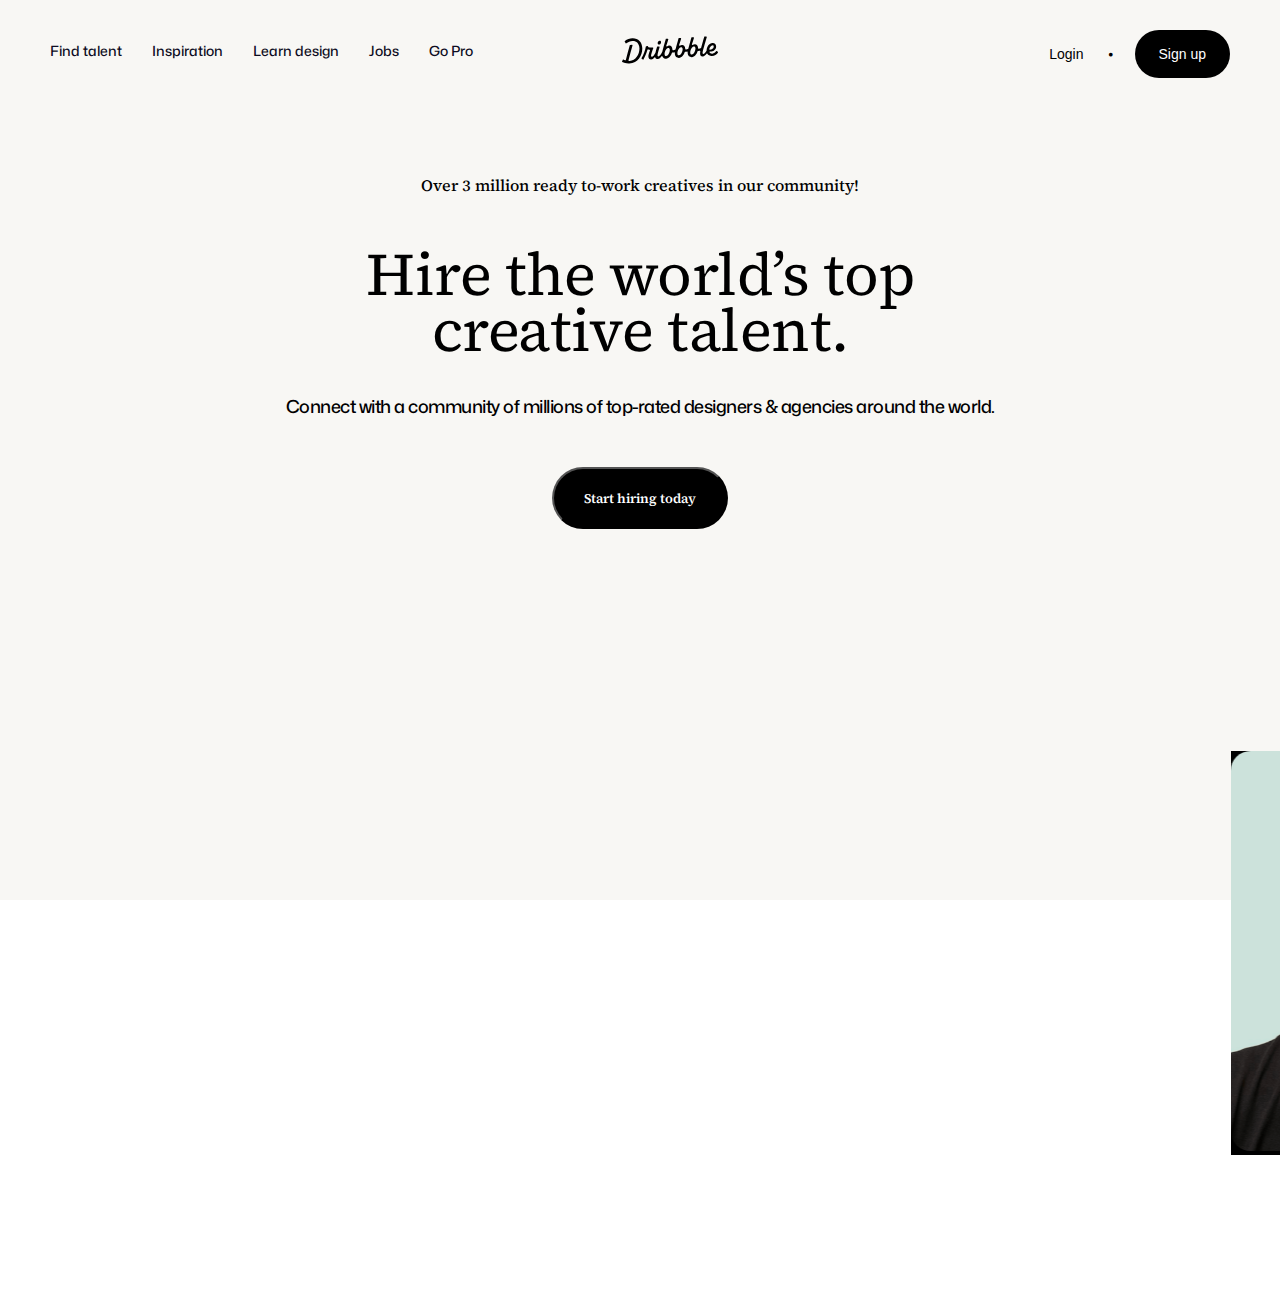
<file: Dribble/index.html>
<!DOCTYPE html>
<html lang="en">

<head>
    <meta charset="UTF-8">
    <meta name="viewport" content="width=device-width, initial-scale=1.0">
    <title>Dribbble - Discover the World’s Top Designers &amp; Creative Professionals</title>
    <link rel="shortcut icon" href="favicon.ico" type="image/x-icon">
    <link rel="stylesheet" href="style.css">
</head>

<body>
    <div id="main">
        <div id="navbar">
            <div id="elements-1">
                <a href="#">Find talent</a><a href="#">Inspiration</a><a href="#">Learn design</a><a href="#">Jobs</a><a
                    href="#">Go Pro</a>
            </div>

            <img src="logo.svg">

            <div id="elements-2">
                <button>Login</button>&bull;
                <button>Sign up</button>
            </div>
        </div>

        <!-- Hero Section -->

        <section class="Hero">

            <div class="hero-container">
                <div class="badge">
                    Over 3 million ready to-work creatives in our community!
                </div>

                <h1>Hire the world’s top creative talent.</h1>

                <p>Connect with a community of millions of top-rated designers & agencies around the world.</p>

                <button id="btn3">Start hiring today</button>

            </div>

            <div id="hero">
                
                <marquee>
                    <div id="assets">
                        <img src="assets/2.png" alt="">

                    </div>
                    <div id="assets">

                        <video autoplay loop muted src="assets/7.mp4" alt="">
                    </div>

                    <div id="assets">
                        <img src="assets/3.png" alt="">

                    </div>

                    <div id="assets">
                        <img src="assets/4.png" alt="">
                    </div>


                    <div id="assets">

                        <img src="assets/5.jpg" alt="">
                    </div>

                    <div id="assets">
                        <img src="assets/6.png" alt="">

                    </div>

                </marquee>
            </div>
        </section>
    </div>
</body>

</html>
</file>
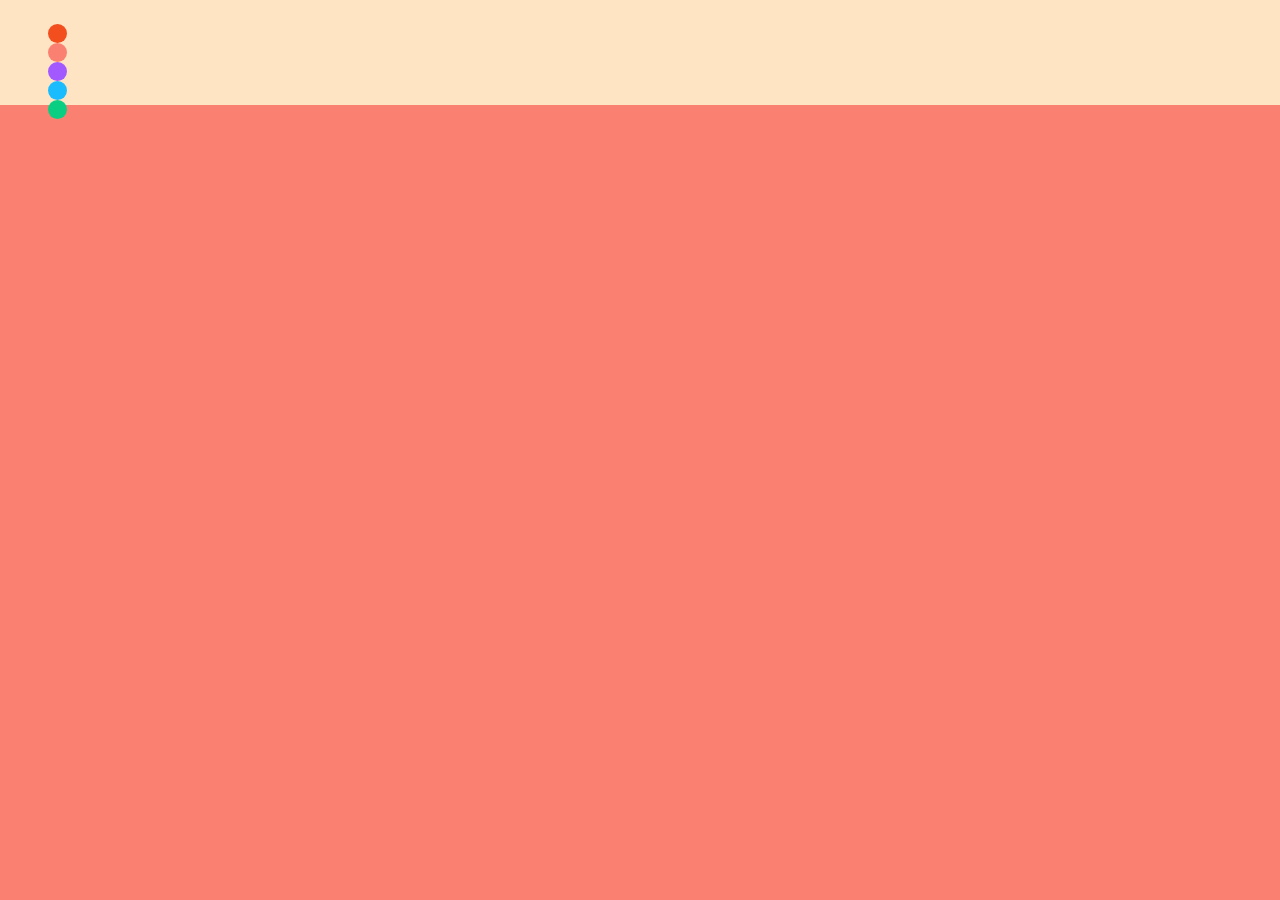
<file: Figma/1/index.html>
<!DOCTYPE html>
<html lang="en">
<head>
    <meta charset="UTF-8">
    <meta name="viewport" content="width=device-width, initial-scale=1.0">
    <title>Document</title>
    <link rel="stylesheet" href="style.css">
</head>
<body>
    <div id="main">
        <div id="nav">
            <div id="logo">
                <div id="logo-circle"></div>
                <div id="logo-circle"></div>
                <div id="logo-circle"></div>
                <div id="logo-circle"></div>
                <div id="logo-circle"></div>
            </div>
        </div>
    </div>
</body>
</html>
</file>
<file: Dribble/style.css>
@font-face {
    font-family: "Source Serif 4";
    src: url(fonts/Source-Serif-4.woff2);
}

@font-face {
    font-family: "Mona sans";
    src: url(fonts/Mona-Sans.woff2);
}

* {
    margin: 0;
    padding: 0;
    box-sizing: border-box;

}

html,
body {
    height: 100%;
    width: 100%;
}

#main {
    height: 100%;
    width: 100%;
    background-color: #F8F7F4;
}

#navbar {
    padding: 0 50px;
    height: 100px;
    width: 100%;
    background-color: #F8F7F4;
    display: flex;
    justify-content: space-between;
    font-family: "Mona sans";
    align-items: center;
}

#elements-1 {
    /* display: flex;
    gap: 10px; */
    font-weight: 500;
    font-size: 14px;
    /* margin: 50px; */
}

#elements-1 a {
    margin-right: 30px;
    color: #0d0c22;
    text-decoration: none;
}

img {
    margin-right: 16%;
    width: 96px;
    height: 38px;
}


#elements-2>button {
    background-color: transparent;
}

#elements-2 button {
    padding: 24px;
    font-size: 14px;
    text-align: center;
    border: none;
    height: 48px;
    border-radius: 50px;
}

#elements-2 :nth-child(2) {
    margin-left: 18px;
    background-color: black;
    color: #fff;
    display: inline-flex;
    align-items: center;

}

/* Hero section starts */

.hero-container {
    display: flex;
    justify-content: center;
    flex-direction: column;
    align-items: center;
}

.badge {
    width: 477px;
    /* border: #0d0c22 solid 1px; */
    font-family: "Source Serif 4";
    display: inline-flex;
    justify-content: center;
    border-radius: 50px;
    margin-top: 5%;
    font-weight: 500;
    animation: bgcolor 32s linear infinite normal;
    padding: 10px;
}

@keyframes bgcolor {
    0% {
        background-color: #ffda79;
    }

    25% {
        background-color: #ffabe7;
    }

    50% {
        background-color: #d2bcf3;
    }

    75% {
        background-color: #edf3d8;
    }

    100% {
        background-color: #ffda79;
    }
}

.hero-container h1 {
    font-size: 60px;
    width: 600px;
    text-align: center;
    margin: 40px auto 24px;
    font-family: "Source Serif 4", Georgia, serif;
    font-weight: 400;
    letter-spacing: -0.5px;
    line-height: 56px;
}

.hero-container p {
    font-size: 18px;
    text-align: center;
    font-family: "mona sans";
    font-weight: 500;
    letter-spacing: -0.5px;
    line-height: 50px;
}

#btn3 {

    margin-top: 35px;
    background-color: black;
    color: #fff;
    padding: 20px 30px;
    border-radius: 50px;
    font-family: "Source Serif 4", Georgia, serif;
    font-weight: 600;
}

#hero {
    height: 700px;
    margin-top: 70px;
    width: 100%;
    display: flex;
    gap: 41px;
    /* background-color: #0d0c22; */

}

#hero img {
    height: 400px;
    border-radius: 20px;
    width: 300px;

}

#hero video {
    height: 400px;
    width: 300px;
    border-radius: 20px;

}

#assets {
    background-color: black;
    margin-top: 152px;
}
</file>
<file: Figma/1/style.css>
* {
    margin: 0;
    padding: 0;
    box-sizing: border-box;
}

html, body {
    height: 100vh;
    width: 100%;
}
#main{
    height: 100%;
    width: 100%;
    background-color: salmon;
}
#nav{
    height: 105px;
    width: 100%;
    background-color: bisque;
    display: flex;
    align-items: center;
}
#logo
{
    height: 57px;
    width: 38px;
    margin-left: 48px;
}
#logo-circle{
    height: 19px;
    width: 19px;
    background-color: #F24E1E;
    border-radius: 50%;
}
#logo-circle:nth-child(2){
    background-color: salmon;
}#logo-circle:nth-child(3){
    background-color: #A259FF;
}#logo-circle:nth-child(4){
    background-color: #1ABCFE;
}#logo-circle:nth-child(5){
    background-color: #0ACF83;
}
</file>
